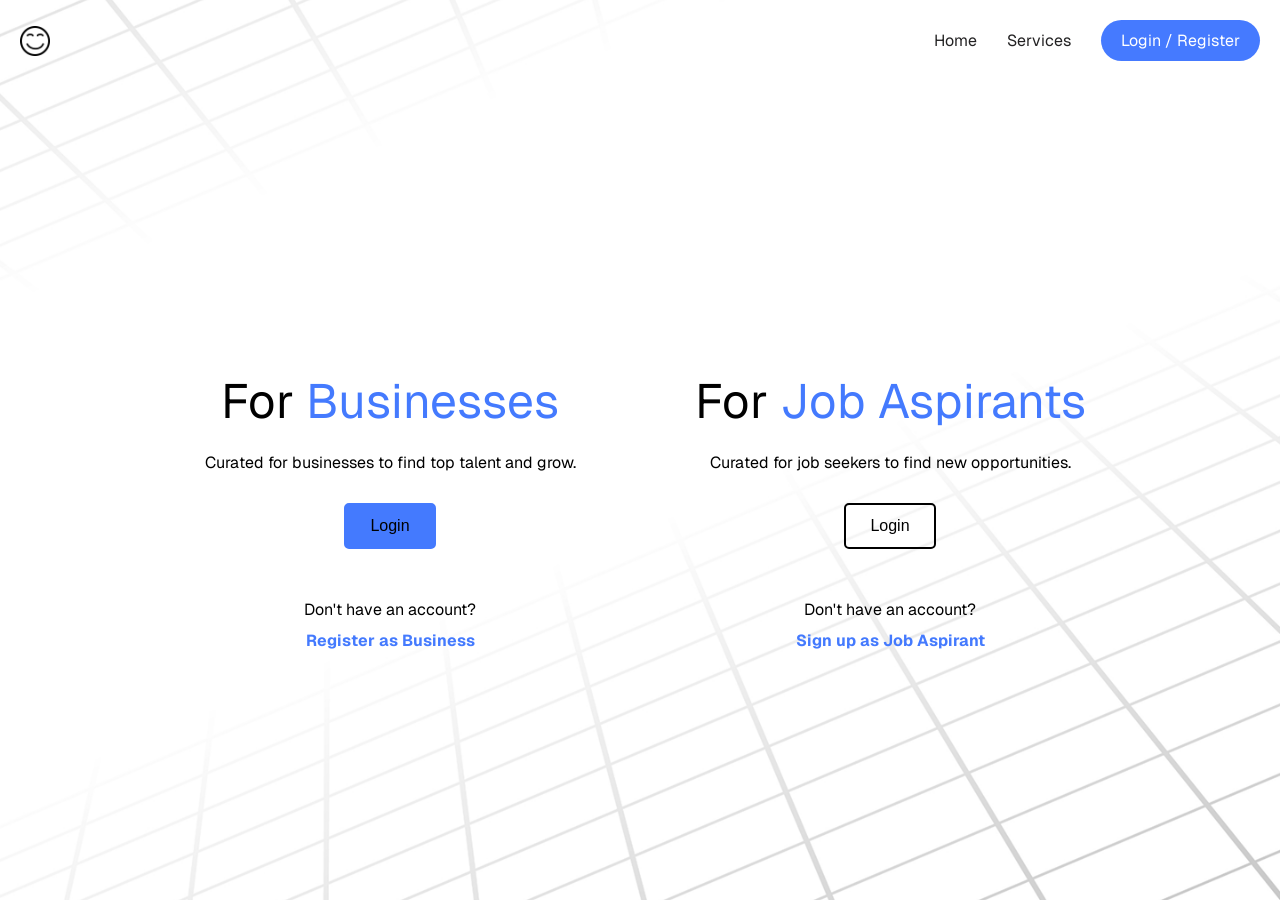
<file: login.html>
<!DOCTYPE html>
<html lang="en">
<head>
    <meta charset="UTF-8">
    <meta name="viewport" content="width=device-width, initial-scale=1.0">
    <title>Login & Registration</title>
    <link rel="stylesheet" href="css/login_styles.css">
    <script defer src="js/script.js"></script>
    <script defer src="js/header_script.js"></script>
    <script defer src="js/login_script.js"></script>
</head>
<body>

<header class="header">
    <a href="index.html" class="logo">
        <img src="img/logo.png" alt="BizNex Logo">
    </a>
    <nav class="desktop-nav">
        <ul>
            <li><a href="index.html">Home</a></li>
            <li><a href="services.html">Services</a></li>
            <li><a href="#" id="login-text-white" class="start-button">Login / Register</a></li>
        </ul>
    </nav>
</header>

<div class="container">
    <div class="section left">
        <h2>For <span class="highlight">Businesses</span></h2>
        <p>Curated for businesses to find top talent and grow.</p>
        <button class="login-btn" id="business-login">Login</button>
        <p class="no-account">Don't have an account?</p>
        <a href="#" class="register-link" id="business-register">Register as Business</a>
    </div>

    <div class="section right">
        <h2>For <span class="highlight">Job Aspirants</span></h2>
        <p>Curated for job seekers to find new opportunities.</p>
        <button class="login-btn outline" id="job-login">Login</button>
        <p class="no-account">Don't have an account?</p>
        <a href="#" class="register-link" id="job-register">Sign up as Job Aspirant</a>
    </div>
</div>


<!-- Business Login Popup -->
<div id="business-login-popup" class="popup">
    <div class="popup-content">
        <span class="close-btn" id="close-popup">&times;</span>
        <h2>Business Login</h2>
        <form>
            <input type="email" placeholder="Enter your email" required>
            <input type="password" placeholder="Enter your password" required>
            <button type="submit" class="login-submit">Login</button>

            <div class="or-divider">----- OR -----</div>

            <div class="google-signin">
                <img src="img/google.svg" alt="Google Logo">
                <span>Sign in with Google</span>
            </div>
        </form>
    </div>
</div>


<!-- Job Aspirant Login Popup -->
<div id="job-login-popup" class="popup">
    <div class="popup-content">
        <span class="close-btn" id="close-job-popup">&times;</span>
        <h2>Job Aspirant Login</h2>
        <form>
            <input type="email" placeholder="Enter your email" required>
            <input type="password" placeholder="Enter your password" required>
            <button type="submit" class="login-submit">Login</button>
        </form>
        <div class="or-divider">----- OR -----</div>
        <div class="google-signin">
            <img src="img/google.svg" alt="Google Logo">
            <span>Sign in with Google</span>
        </div>
    </div>
</div>


<!-- Business Registration Popup -->
<div id="business-register-popup" class="popup">
    <div class="popup-content">
        <span class="close-btn" id="close-business-register">&times;</span>
        <h2>Business Registration</h2>
        <form>
            <input type="text" placeholder="Business Name" required>
            
            <!-- Business Category Dropdown -->
            <select id="business-category" required>
                <option value="" disabled selected>Choose Business Category</option>
                <option value="Retail & E-commerce">Retail & E-commerce</option>
                <option value="Food & Beverage">Food & Beverage</option>
                <option value="Education & Consulting">Education & Consulting</option>
                <option value="Home & Lifestyle Services">Home & Lifestyle Services</option>
                <option value="Others">Others</option>
            </select>
            
            <!-- Custom Category Input (Hidden by Default) -->
            <input type="text" id="custom-category" placeholder="Specify Business Category" style="display: none;" required>
            
            <input type="text" placeholder="Owner Name" required>
            <input type="email" placeholder="Email" required>
            <input type="tel" placeholder="Phone Number" required>
            <input type="text" placeholder="Business Address" required>
            
            <!-- Password fields side by side -->
            <div class="password-container">
                <input type="password" placeholder="Password" required>
                <input type="password" placeholder="Confirm Password" required>
            </div>

            <button type="submit" class="register-submit">Register</button>
        </form>
        
        <div class="or-divider">----- OR -----</div>
        
        <div class="google-signin">
            <img src="img/google.svg" alt="Google Logo">
            <span>Sign in with Google</span>
        </div>
    </div>
</div>


<!-- JOB REGISTRATION POPUP -->
<!-- Job Aspirant Registration Popup -->
<div id="job-register-popup" class="popup">
    <div class="popup-content">
        <span class="close-btn" id="close-job-register">&times;</span>
        <h2>Job Aspirant Registration</h2>
        <form>
            <input type="text" placeholder="Full Name" required>
            <input type="email" placeholder="Email" required>
            <input type="tel" placeholder="Phone Number" required>
            
            <!-- DOB Field with Auto-Formatting and Calendar Picker -->
            <input type="text" id="job-dob" placeholder="Date of Birth (DD/MM/YYYY)" maxlength="10" required>
            <input type="date" id="job-dob-calendar" style="display: none;">
            
            <!-- Password fields -->
            <div class="password-container">
                <input type="password" placeholder="Password" required>
                <input type="password" placeholder="Confirm Password" required>
            </div>

            <button type="submit" class="register-submit">Register</button>
        </form>

        <div class="or-divider">----- OR -----</div>

        <div class="google-signin">
            <img src="img/google.svg" alt="Google Logo">
            <span>Sign in with Google</span>
        </div>
    </div>
</div>




</body>
</html>
</file>
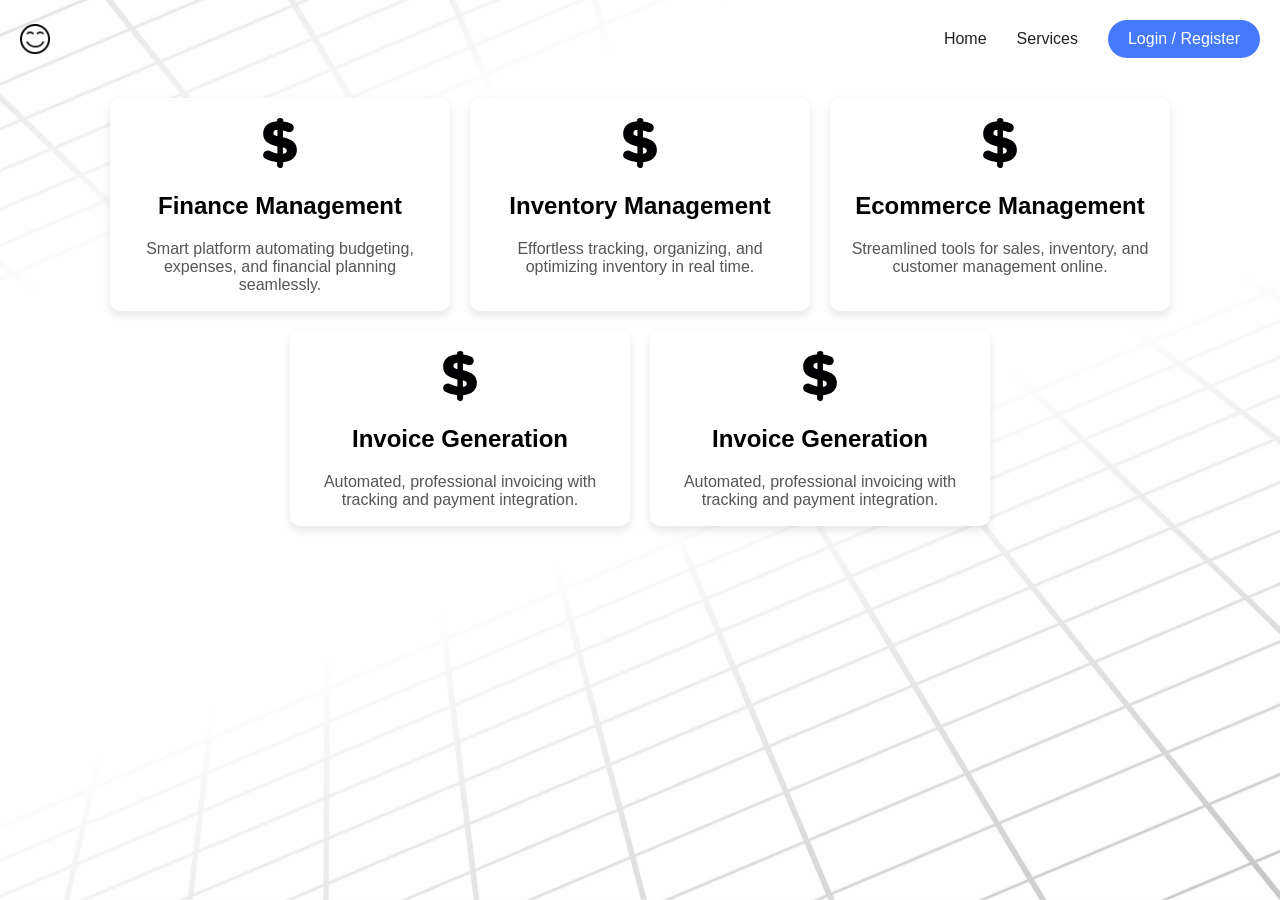
<file: services.html>
<!DOCTYPE html>
<html lang="en">
<head>
    <meta charset="UTF-8">
    <meta name="viewport" content="width=device-width, initial-scale=1.0">
    <title>BizNex</title>
    <link rel="preconnect" href="https://fonts.googleapis.com">
    <link rel="preconnect" href="https://fonts.gstatic.com" crossorigin>
    <link href="https://api.fontshare.com/v2/css?f[]=geist@1&display=swap" rel="stylesheet">
    <link rel="stylesheet" href="css/services_styles.css">
    <link rel="stylesheet" href="css/header_styles.css">
    
</head>
<body>
    <header class="header">
        <a href="index.html" class="logo">
            <img src="img/logo.png" alt="BizNex Logo">
        </a>
        <nav class="desktop-nav">
            <ul>
                <li><a href="index.html">Home</a></li>
                <li><a href="services.html">Services</a></li>
                <li><a href="login.html" class="start-button"><span id="login-text">Login / Register</span></a></li>
            </ul>
        </nav>
        <div class="hamburger" id="hamburger">
            <div class="line"></div>
            <div class="line"></div>
        </div>
    </header>
    
    <!-- Mobile Navigation Menu -->
    <nav class="nav" id="nav">
        <div class="close-button">&times;</div>
        <ul>
            <li><a href="index.html">Home</a></li>
            <li><a href="services.html">Services</a></li>
            <li><a href="login.html" class="start-button"><span id="login-text">Login / Register</span></a></li>
        </ul>
    </nav>

    <section class="tech-container">
      <div class="tech-card">
          <img src="img/dollar.svg" alt="HTML Logo">
          <h2>Finance Management</h2>
          <p>Smart platform automating budgeting, expenses, and financial planning seamlessly.</p>
      </div>
      <div class="tech-card">
          <img src="img/dollar.svg" alt="CSS Logo">
          <h2>Inventory Management</h2>
          <p>Effortless tracking, organizing, and optimizing inventory in real time.</p>
      </div>
      <div class="tech-card">
          <img src="img/dollar.svg" alt="Next.js Logo">
          <h2>Ecommerce Management</h2>
          <p>Streamlined tools for sales, inventory, and customer management online.</p>
      </div>
      <div class="tech-card">
          <img src="img/dollar.svg" alt="Database Logo">
          <h2>Invoice Generation</h2>
          <p>Automated, professional invoicing with tracking and payment integration.</p>
      </div>
      <div class="tech-card">
            <img src="img/dollar.svg" alt="Database Logo">
            <h2>Invoice Generation</h2>
            <p>Automated, professional invoicing with tracking and payment integration.</p>
    </div>
  </section>

  <script src="js/script.js"></script>
  <script src="js/header_script.js"></script>

</body>
</html>
</file>
<file: css/login_styles.css>
@import url('https://fonts.googleapis.com/css2?family=Geist&display=swap');

body {
    font-family: 'Geist', sans-serif;
    margin: 0;
    padding: 0;
    height: 100vh;
    display: flex;
    flex-direction: column;
    overflow: auto;
    background-image: url('../img/section_1_bg.png');
    background-size: cover;
    background-position: center;
    background-repeat: no-repeat;
    opacity: 1;
    z-index: -1;
}

/* Header */
.header {
    display: flex;
    align-items: center;  /* Vertically center logo and text */
    justify-content: space-between;
    padding: 20px;
    background-color: transparent;
    position: relative;
}

.logo img {
    height: 30px;  /* Adjust the height of the logo to align with text */
    width: auto;
    display: block;
    object-fit: contain; /* Ensures the logo is not distorted */
}

a.logo {
    text-decoration: none;
}

/* Navigation Styling */
.desktop-nav {
    display: flex;
    align-items: center;  /* Vertically align the navigation links */
}

.desktop-nav ul {
    display: flex;
    list-style: none;
    padding: 0;
    margin: 0;
    gap: 30px;
    align-items: center;  /* Align the navigation items vertically */
    z-index: 999;
}

.desktop-nav a {
    text-decoration: none;
    color: #232223;
}

.start-button {
    background-color: #457AFF;
    color: white;
    border: none;
    border-radius: 25px;
    padding: 10px 20px;
    cursor: pointer;
    font-size: 1rem;
    display: flex;
    align-items: center;
}

#login-text{
  color:white
}

/* Hamburger Menu Styling */
.hamburger {
    display: none;
    flex-direction: column;
    justify-content: space-between;
    width: 30px;
    height: 20px;
    cursor: pointer;
    z-index: 20;
}

.line {
    height: 4px;
    background-color: #232223;
    transition: all 0.3s ease;
}

/* Mobile Navigation */
.nav {
    display: none;
    position: fixed;
    top: 0;
    left: 0;
    right: 0;
    bottom: 0;
    background-color: rgba(255, 255, 255, 0.95);
    z-index: 10;
    justify-content: center; /* Center vertically */
    align-items: center; /* Center horizontally */
    flex-direction: column;
    padding: 20px;
}

.nav.open {
    display: flex;
}

.close-button {
    position: absolute;
    top: 20px;
    right: 20px;
    font-size: 0rem;
    cursor: pointer;
}

.nav ul {
    list-style: none;
    padding: 0; /* Remove padding */
    margin: 0; /* Remove margin */
    text-align: center; /* Center align text */
}

.nav li {
    margin: 10px 0; /* Space between items */
}

.nav a {
    text-decoration: none;
    color: #232223;
    font-size: 1.5rem; /* Adjust font size */
    display: block; /* Make the link a block element for better spacing */
}

/* Mobile View Adjustments */
@media (max-width: 600px) {
    .desktop-nav {
        display: none;
    }

    .hamburger {
        display: flex;
        font-size: 2rem;
        cursor: pointer;
        position: absolute;
        top: 20px;
        right: 20px;
        z-index: 20;
    }

    .nav {
        display: none;
        position: fixed;
        top: 0;
        left: 0;
        right: 0;
        bottom: 0;
        background-color: rgba(255, 255, 255, 0.95);
        z-index: 10;
        justify-content: center;
        align-items: center;
        flex-direction: column;
        padding: 20px;
    }

    .nav.open {
        display: flex;
    }

    .close-button {
        position: absolute;
        top: 20px;
        right: 20px;
        font-size: 0rem; /* Ensure it's visible */
        cursor: pointer;
    }

    .nav a {
        font-size: 1.5rem;
        margin: 10px 0;
    }

    .start-button {
        font-size: 1.5rem;
        padding: 12px 24px;
    }

    .hamburger.open .line:nth-child(1) {
        transform: rotate(45deg) translate(5px, 5px);
    }

    .hamburger.open .line:nth-child(2) {
        opacity: 0; /* Hide the middle line */
    }

    .hamburger.open .line:nth-child(3) {
        transform: rotate(-45deg) translate(5px, -5px);
    }
}


/* Main Container */
.container {
  display: flex;
  width: 80%;
  max-width: 1000px;
  border-radius: 10px;
  overflow: hidden;
  margin: auto;
  }
  
  .section {
  flex: 1;
  padding: 50px;
  text-align: center;
  }
  
  h2 {
  font-size: 48px;
  font-weight: normal;
  margin-bottom: 20px;
  }
  
  h2 .highlight {
  color: #447AFE;
  }
  
  p {
  font-size: 16px;
  margin-bottom: 30px;
  }
  
  .left .login-btn {
  background: #447AFE;
  border: none;
  padding: 12px 24px;
  font-size: 16px;
  cursor: pointer;
  border-radius: 5px;
  border: 2px solid #447AFE;
  }
  
  .right .login-btn {
  background: black;
  border: none;
  padding: 12px 24px;
  font-size: 16px;
  cursor: pointer;
  border-radius: 5px;
  }
  
  #login-text-white
  {
    color:white;
  }
  .right .login-btn.outline {
  background: transparent;
  border: 2px solid black;
  color: black;
  }
  
  .no-account {
  margin-top: 50px; /* Keep spacing from button */
  font-size: 16px;
  color: black;
  }
  
  .register-link {
  display: block;
  margin-top: -20px; /* Negative margin to reduce space */
  font-size: 16px;
  font-weight: bold;
  color: #447AFE;
  text-decoration: none;
  }
  
  .register-link:hover {
  text-decoration: underline;
  }

  
  /* Responsive Design */
  @media (max-width: 600px) {
  .container {
  flex-direction: column;
  width: 90%;
  }
  .section {
    padding: 20px 10px; /* Reduce padding */
  }
  

  .section:first-child {
    padding-top: 2px;
    padding-bottom: 2px; /* Adjust as needed */
  }

  /* Reduce top padding for the second section */
  .section:last-child {
    padding-top: 2px; /* Adjust as needed */
  }


  h2 {
  font-size: 32px;
  }
  }





  /* Popup Styling */
.popup {
    display: none; /* Hidden by default */
    position: fixed;
    top: 0;
    left: 0;
    width: 100%;
    height: 100%;
    background: rgba(0, 0, 0, 0.5);
    justify-content: center;
    align-items: center;
    z-index: 1000;
}

.popup-content {
    background: white;
    padding: 30px;
    border-radius: 10px;
    text-align: center;
    position: relative;
    width: 300px;
}

.close-btn {
    position: absolute;
    top: 10px;
    right: 15px;
    font-size: 20px;
    cursor: pointer;
}

/* Input Fields */
.popup {
    display: none;
    position: fixed;
    top: 0;
    left: 0;
    width: 100%;
    height: 100%;
    background: rgba(0, 0, 0, 0.5);
    justify-content: center;
    align-items: center;
}

.popup-content {
    background: white;
    padding: 20px;
    border-radius: 8px;
    width: 350px;
    text-align: center;
    display: flex;
    flex-direction: column;
    align-items: center; /* Centers content horizontally */
    justify-content: center; /* Centers content vertically */
}

.popup-content h2 {
    font-size: 150%; /* Half the original size */
    margin-bottom: 15px;
}

.popup-content form {
    width: 100%;
    display: flex;
    flex-direction: column;
    align-items: center;
}

.popup-content input {
    width: 90%; /* Adjust width for better alignment */
    padding: 12px;
    margin: 5px 0;
    border: 1px solid #ccc;
    border-radius: 5px;
    text-align: center; /* Centers placeholder text */
    font-size: 14px;
}

.popup-content button {
    width: 95%;
    padding: 12px;
    background: #007bff;
    color: white;
    border: none;
    border-radius: 5px;
    cursor: pointer;
    margin-top: 10px;
}


.password-container {
    display: flex;
    gap: 10px; /* Space between fields */
    width: 95%;
}

.password-container input {
    flex: 1; /* Makes both inputs take equal space */
    width: 50%; /* Ensures they stay side by side */
}


.or-divider {
    margin: 15px 0;
    font-size: 14px;
    color: #666;
}
.google-signin {
    display: flex;
    align-items: center;
    justify-content: center;
    gap: 10px;
    padding: 10px;
    border: 1px solid #ccc;
    border-radius: 5px;
    cursor: pointer;
    width: 95%; /* Match input width */
}

.google-signin img {
    width: 20px;
    height: 20px;
}

.google-signin span {
    font-size: 14px;
    font-weight: bold;
    color: #333;
}

/* Business Category Dropdown */
#business-category {
    width: 90%;
    padding: 12px;
    font-size: 14px;
    border: 1px solid #ccc;
    border-radius: 5px;
    background-color: #fff;
    appearance: none; /* Hides default dropdown arrow */
    cursor: pointer;
    text-align: center; /* Aligns placeholder text */
    transition: border-color 0.3s ease-in-out;
}

/* Custom Dropdown Arrow */
#business-category {
    background-image: url('data:image/svg+xml;utf8,<svg xmlns="http://www.w3.org/2000/svg" viewBox="0 0 24 24" width="24" height="24"><path fill="%23333" d="M7 10l5 5 5-5H7z"/></svg>');
    background-repeat: no-repeat;
    background-position: right 10px center;
    background-size: 14px;
}

/* Hover and Focus Effects */
#business-category:hover,
#business-category:focus {
    border-color: #007bff;
}

/* Disabled Option Style */
#business-category option:disabled {
    color: #999;
}

/* Custom Input for 'Others' Option */
#custom-category {
    width: 90%;
    padding: 12px;
    font-size: 14px;
    border: 1px solid #ccc;
    border-radius: 5px;
    text-align: center;
    display: none;
    transition: border-color 0.3s ease-in-out;
}

#custom-category:focus {
    border-color: #007bff;
}
</file>
<file: css/services_styles.css>
body {
  font-family: 'Geist', sans-serif;
  margin: 0;
  text-align: center;
  position: relative;
  background-color: #f9f9f9;
}

body::before {
  content: '';
  position: fixed; /* Keep background fixed */
  top: 0;
  left: 0;
  width: 100%;
  height: 100%;
  background-image: url('../img/section_1_bg.png');
  background-size: cover;
  background-position: center;
  background-repeat: no-repeat;
  opacity: 1;
  z-index: -1;
}

.tech-container {
  display: flex;
  flex-wrap: wrap;
  justify-content: center;
  gap: 20px;
  padding: 20px; 
}

.tech-card {
  background: white;
  padding-top: 20px;
  padding-right: 20px;
  padding-left: 20px;
  padding-bottom: 1px;
  border-radius: 10px;
  box-shadow: 0 4px 8px rgba(0, 0, 0, 0.1);
  width: 300px;
  text-align: center;
}

.tech-card img {
  width: 50px;
}

h1 {
  font-size: 24px;
  margin-bottom: 10px;
}

p {
  font-size: 16px;
  color: #555;
}
</file>
<file: css/header_styles.css>
.header {
  display: flex;
  align-items: center;  /* Vertically center logo and text */
  justify-content: space-between;
  padding: 20px;
  background-color: transparent;
  position: relative;
}

/* Logo Styling */
.logo img {
  height: 30px;  /* Adjust the height of the logo to align with text */
  width: auto;
  display: block;
  object-fit: contain; /* Ensures the logo is not distorted */
}

a.logo {
  text-decoration: none;
}

/* Navigation Styling */
.desktop-nav {
  display: flex;
  align-items: center;  /* Vertically align the navigation links */
}

.desktop-nav ul {
  display: flex;
  list-style: none;
  padding: 0;
  margin: 0;
  gap: 30px;
  align-items: center;  /* Align the navigation items vertically */
  z-index: 999;
}

.desktop-nav a {
  text-decoration: none;
  color: #232223;
}

#login-text {
  color: white; /* Change text color to white */
}

.start-button {
  background-color: #457AFF;
  color: white;
  border: none;
  border-radius: 25px;
  padding: 10px 20px;
  cursor: pointer;
  font-size: 1rem;
  display: flex;
  align-items: center;
}

/* Hamburger Menu Styling */
.hamburger {
  display: none;
  flex-direction: column;
  justify-content: space-between;
  width: 30px;
  height: 20px;
  cursor: pointer;
  z-index: 20;
}

.line {
  height: 4px;
  background-color: #232223;
  transition: all 0.3s ease;
}

/* Mobile Navigation */
.nav {
  display: none;
  position: fixed;
  top: 0;
  left: 0;
  right: 0;
  bottom: 0;
  background-color: rgba(255, 255, 255, 0.95);
  z-index: 10;
  justify-content: center;
  align-items: center;
  flex-direction: column;
  padding: 20px;
}

.nav.open {
  display: flex;
}

.close-button {
  position: absolute;
  top: 20px;
  right: 20px;
  font-size: 1.5rem;
  cursor: pointer;
}

.nav ul {
  list-style: none;
  padding: 10px;
  margin: 0;
}

.nav li {
  margin: 10px 0;
}

.nav a {
  text-decoration: none;
  color: #232223;
}

/* Mobile View Adjustments */
@media (max-width: 600px) {
  .desktop-nav {
    display: none;
  }

  .hamburger {
    display: flex;
    font-size: 2rem;
    cursor: pointer;
    position: absolute;
    top: 20px;
    right: 20px;
    z-index: 20;
  }

  .nav {
    display: none;
    position: fixed;
    top: 0;
    left: 0;
    right: 0;
    bottom: 0;
    background-color: rgba(255, 255, 255, 0.95);
    z-index: 10;
    justify-content: center;
    align-items: center;
    flex-direction: column;
    padding: 20px;
  }

  .nav.open {
    display: flex;
  }

  .close-button {
    position: absolute;
    top: 20px;
    right: 20px;
    font-size: 0rem;
    cursor: pointer;
  }

  .nav a {
    font-size: 1.5rem;
    margin: 10px 0;
  }

  .start-button {
    font-size: 1.5rem;
    padding: 12px 24px;
  }

  .hamburger.open .line:nth-child(1) {
    transform: rotate(45deg) translate(5px, 5px);
  }

  .hamburger.open .line:nth-child(2) {
    transform: rotate(-45deg) translate(5px, -5px);
  }
}
</file>
